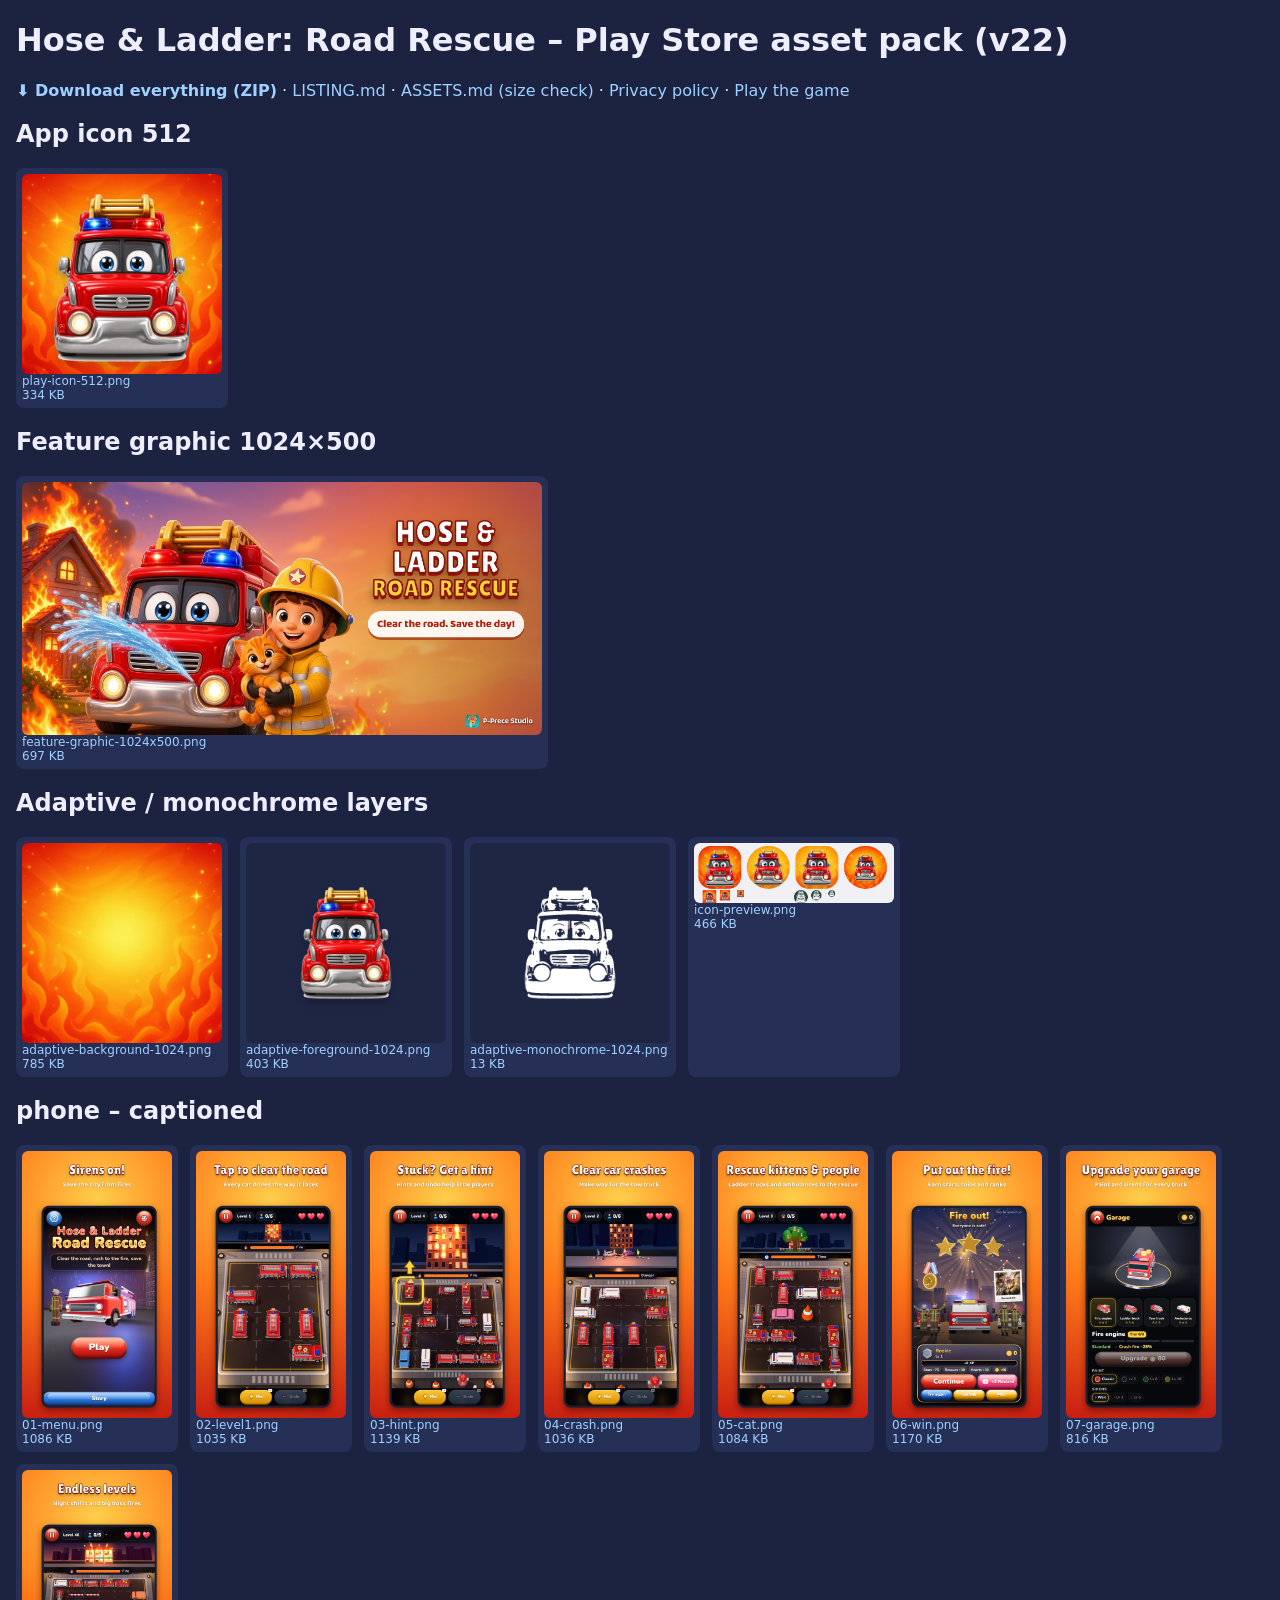
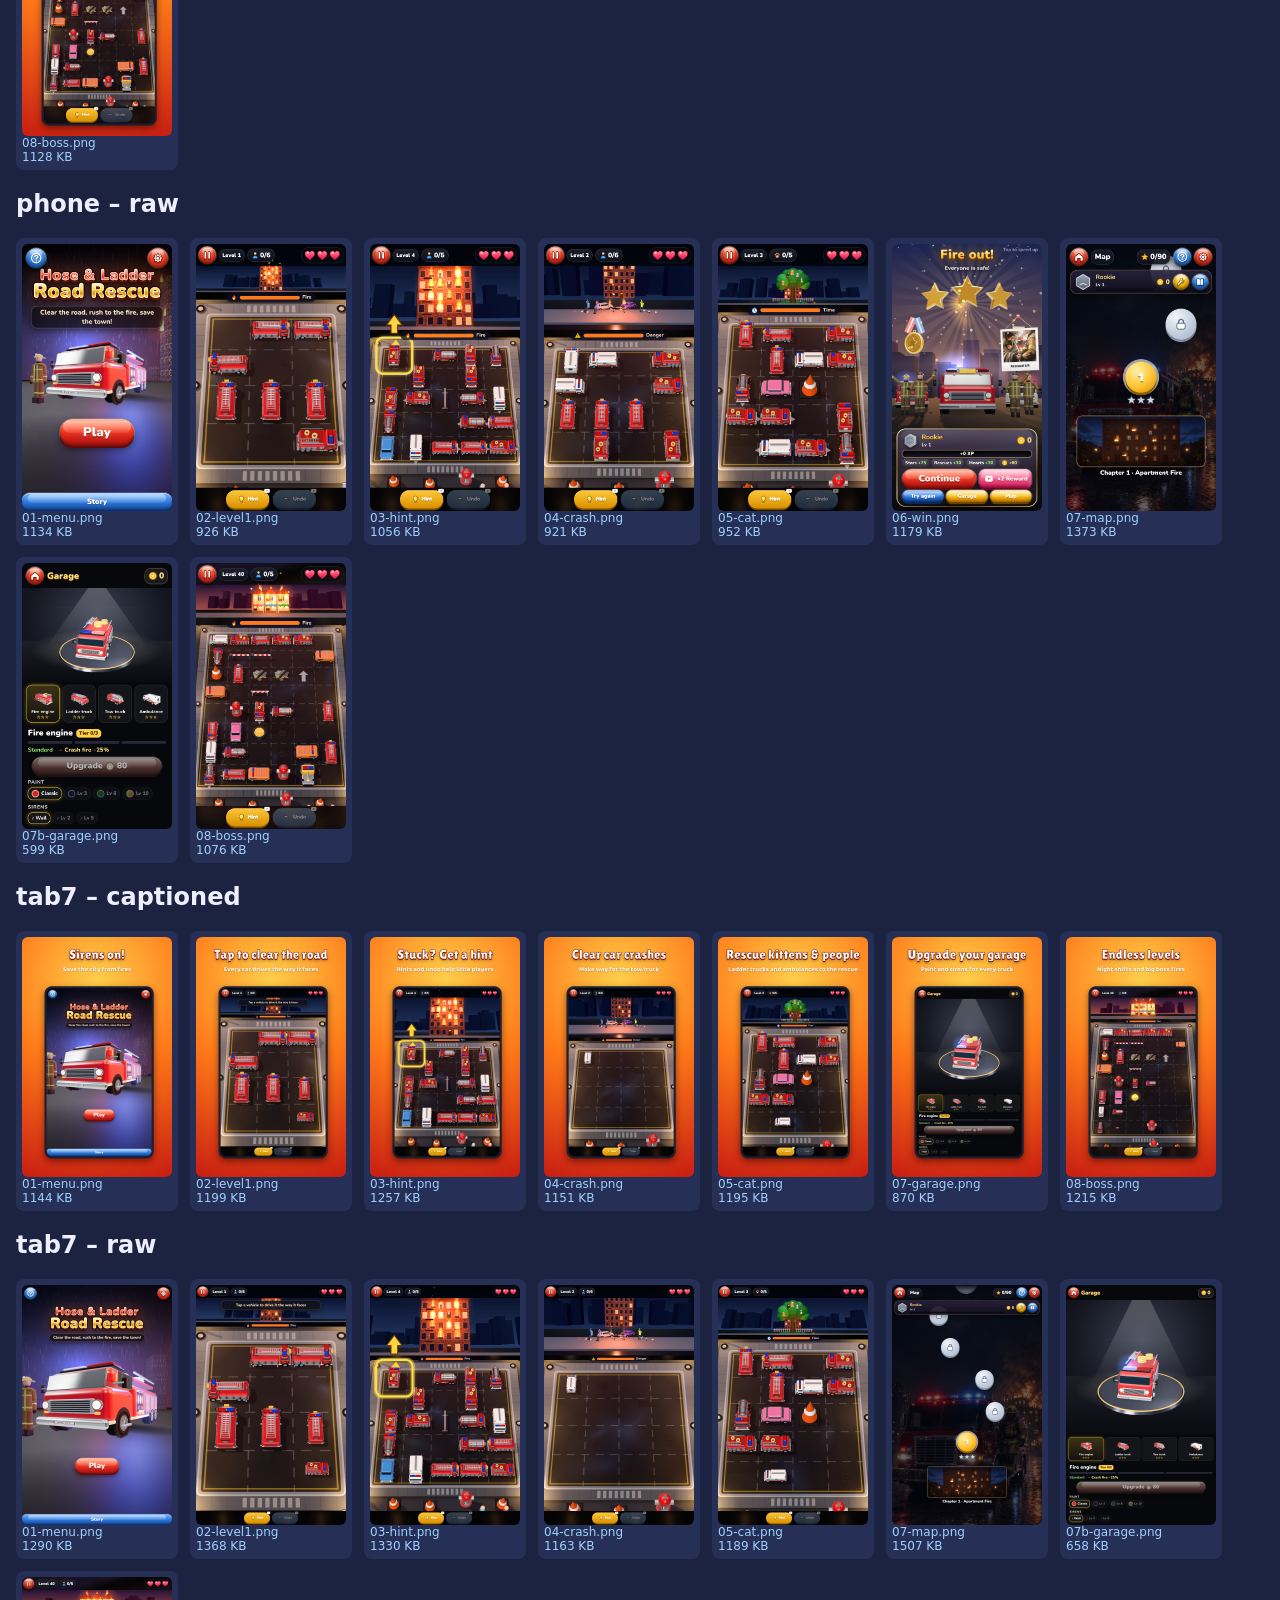
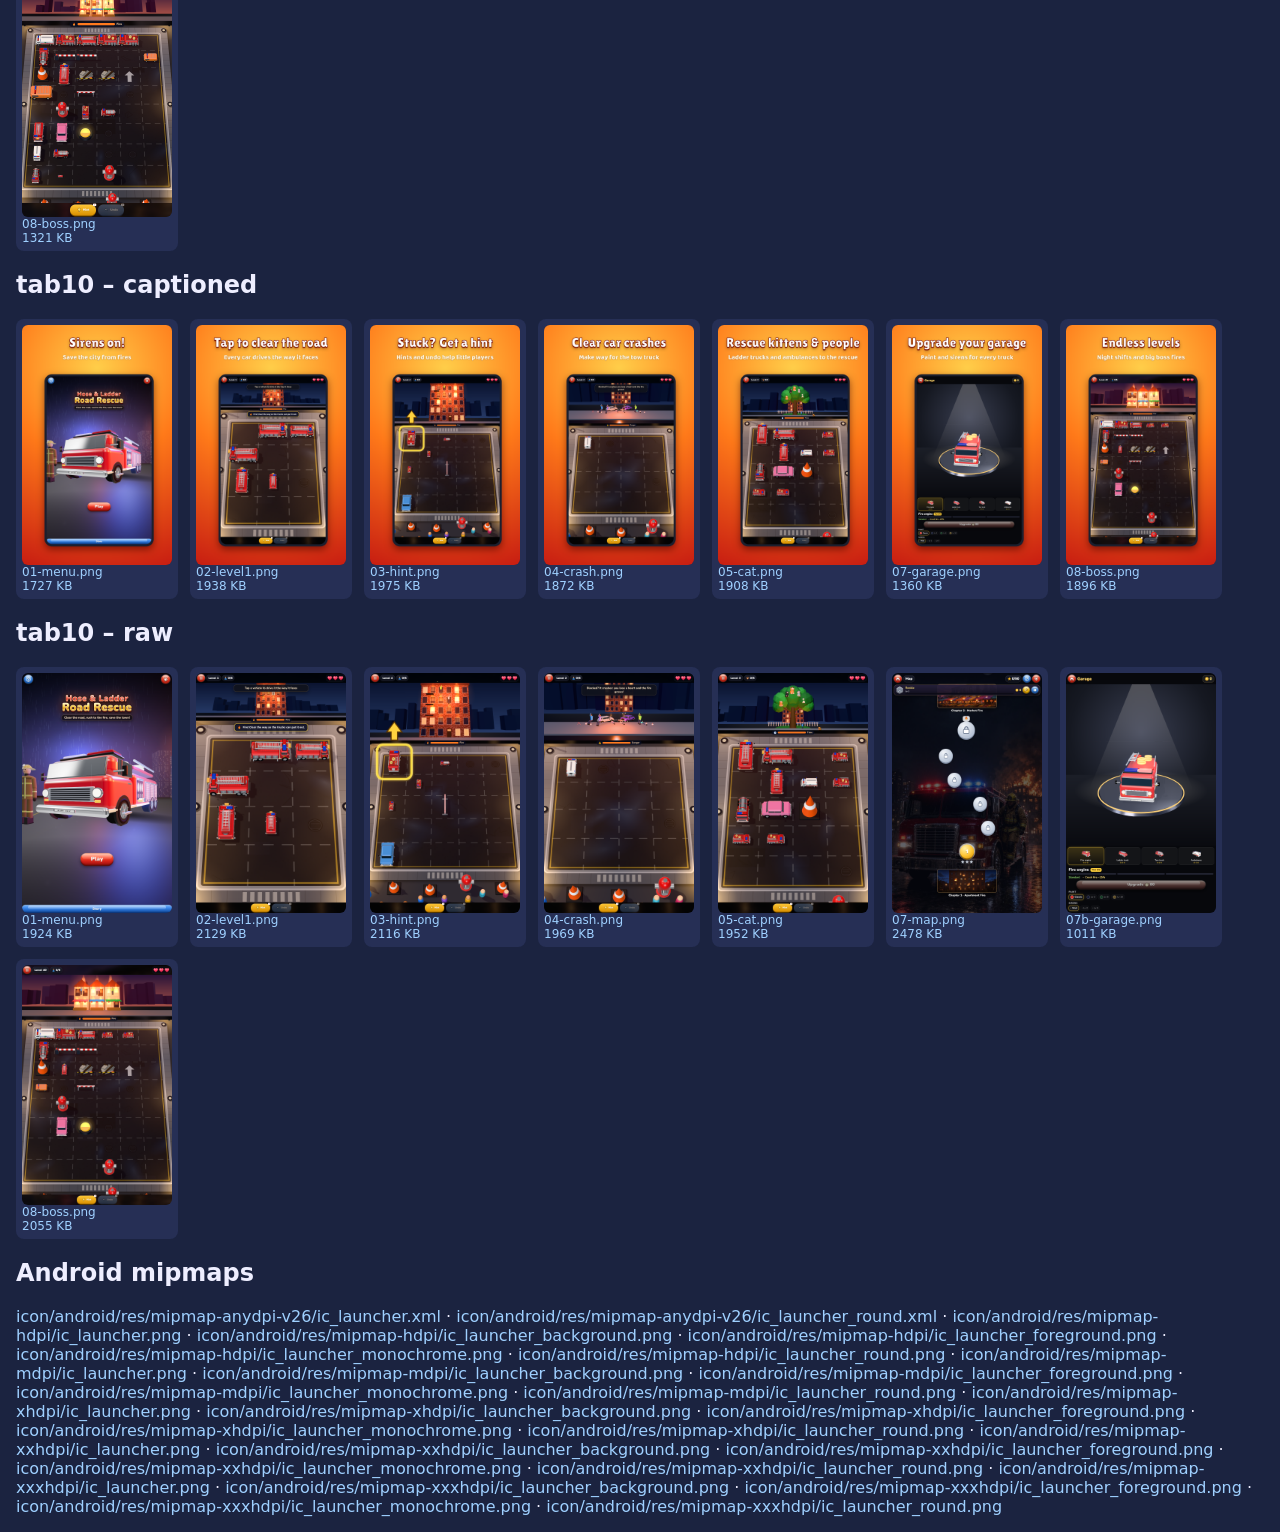
<file: store/index.html>
<!doctype html><meta charset=utf-8><meta name=viewport content="width=device-width,initial-scale=1"><title>Hose &amp; Ladder: Road Rescue – Play Store assets</title><style>body{font-family:system-ui;background:#1b2340;color:#eef;margin:16px}a{color:#9fd0ff;text-decoration:none}.g{display:flex;flex-wrap:wrap;gap:12px}.g a{display:flex;flex-direction:column;font-size:12px;background:#262f55;padding:6px;border-radius:8px}img{border-radius:6px;background:#0003}</style><h1>Hose &amp; Ladder: Road Rescue – Play Store asset pack (v22)</h1><p><b><a href="firetruck-rescue-store-assets.zip">⬇ Download everything (ZIP)</a></b> · <a href="LISTING.md">LISTING.md</a> · <a href="ASSETS.md">ASSETS.md (size check)</a> · <a href="../privacy.html">Privacy policy</a> · <a href="../">Play the game</a></p><h2>App icon 512</h2><div class=g><a href="icon/play-icon-512.png" download><img src="icon/play-icon-512.png" loading=lazy style="width:200px"><span>play-icon-512.png<br>334 KB</span></a></div><h2>Feature graphic 1024×500</h2><div class=g><a href="feature/feature-graphic-1024x500.png" download><img src="feature/feature-graphic-1024x500.png" loading=lazy style="width:520px"><span>feature-graphic-1024x500.png<br>697 KB</span></a></div><h2>Adaptive / monochrome layers</h2><div class=g><a href="icon/adaptive-background-1024.png" download><img src="icon/adaptive-background-1024.png" loading=lazy style="width:200px"><span>adaptive-background-1024.png<br>785 KB</span></a><a href="icon/adaptive-foreground-1024.png" download><img src="icon/adaptive-foreground-1024.png" loading=lazy style="width:200px"><span>adaptive-foreground-1024.png<br>403 KB</span></a><a href="icon/adaptive-monochrome-1024.png" download><img src="icon/adaptive-monochrome-1024.png" loading=lazy style="width:200px"><span>adaptive-monochrome-1024.png<br>13 KB</span></a><a href="icon/icon-preview.png" download><img src="icon/icon-preview.png" loading=lazy style="width:200px"><span>icon-preview.png<br>466 KB</span></a></div><h2>phone – captioned</h2><div class=g><a href="screenshots/phone/captioned/01-menu.png" download><img src="screenshots/phone/captioned/01-menu.png" loading=lazy style="width:150px"><span>01-menu.png<br>1086 KB</span></a><a href="screenshots/phone/captioned/02-level1.png" download><img src="screenshots/phone/captioned/02-level1.png" loading=lazy style="width:150px"><span>02-level1.png<br>1035 KB</span></a><a href="screenshots/phone/captioned/03-hint.png" download><img src="screenshots/phone/captioned/03-hint.png" loading=lazy style="width:150px"><span>03-hint.png<br>1139 KB</span></a><a href="screenshots/phone/captioned/04-crash.png" download><img src="screenshots/phone/captioned/04-crash.png" loading=lazy style="width:150px"><span>04-crash.png<br>1036 KB</span></a><a href="screenshots/phone/captioned/05-cat.png" download><img src="screenshots/phone/captioned/05-cat.png" loading=lazy style="width:150px"><span>05-cat.png<br>1084 KB</span></a><a href="screenshots/phone/captioned/06-win.png" download><img src="screenshots/phone/captioned/06-win.png" loading=lazy style="width:150px"><span>06-win.png<br>1170 KB</span></a><a href="screenshots/phone/captioned/07-garage.png" download><img src="screenshots/phone/captioned/07-garage.png" loading=lazy style="width:150px"><span>07-garage.png<br>816 KB</span></a><a href="screenshots/phone/captioned/08-boss.png" download><img src="screenshots/phone/captioned/08-boss.png" loading=lazy style="width:150px"><span>08-boss.png<br>1128 KB</span></a></div><h2>phone – raw</h2><div class=g><a href="screenshots/phone/raw/01-menu.png" download><img src="screenshots/phone/raw/01-menu.png" loading=lazy style="width:150px"><span>01-menu.png<br>1134 KB</span></a><a href="screenshots/phone/raw/02-level1.png" download><img src="screenshots/phone/raw/02-level1.png" loading=lazy style="width:150px"><span>02-level1.png<br>926 KB</span></a><a href="screenshots/phone/raw/03-hint.png" download><img src="screenshots/phone/raw/03-hint.png" loading=lazy style="width:150px"><span>03-hint.png<br>1056 KB</span></a><a href="screenshots/phone/raw/04-crash.png" download><img src="screenshots/phone/raw/04-crash.png" loading=lazy style="width:150px"><span>04-crash.png<br>921 KB</span></a><a href="screenshots/phone/raw/05-cat.png" download><img src="screenshots/phone/raw/05-cat.png" loading=lazy style="width:150px"><span>05-cat.png<br>952 KB</span></a><a href="screenshots/phone/raw/06-win.png" download><img src="screenshots/phone/raw/06-win.png" loading=lazy style="width:150px"><span>06-win.png<br>1179 KB</span></a><a href="screenshots/phone/raw/07-map.png" download><img src="screenshots/phone/raw/07-map.png" loading=lazy style="width:150px"><span>07-map.png<br>1373 KB</span></a><a href="screenshots/phone/raw/07b-garage.png" download><img src="screenshots/phone/raw/07b-garage.png" loading=lazy style="width:150px"><span>07b-garage.png<br>599 KB</span></a><a href="screenshots/phone/raw/08-boss.png" download><img src="screenshots/phone/raw/08-boss.png" loading=lazy style="width:150px"><span>08-boss.png<br>1076 KB</span></a></div><h2>tab7 – captioned</h2><div class=g><a href="screenshots/tab7/captioned/01-menu.png" download><img src="screenshots/tab7/captioned/01-menu.png" loading=lazy style="width:150px"><span>01-menu.png<br>1144 KB</span></a><a href="screenshots/tab7/captioned/02-level1.png" download><img src="screenshots/tab7/captioned/02-level1.png" loading=lazy style="width:150px"><span>02-level1.png<br>1199 KB</span></a><a href="screenshots/tab7/captioned/03-hint.png" download><img src="screenshots/tab7/captioned/03-hint.png" loading=lazy style="width:150px"><span>03-hint.png<br>1257 KB</span></a><a href="screenshots/tab7/captioned/04-crash.png" download><img src="screenshots/tab7/captioned/04-crash.png" loading=lazy style="width:150px"><span>04-crash.png<br>1151 KB</span></a><a href="screenshots/tab7/captioned/05-cat.png" download><img src="screenshots/tab7/captioned/05-cat.png" loading=lazy style="width:150px"><span>05-cat.png<br>1195 KB</span></a><a href="screenshots/tab7/captioned/07-garage.png" download><img src="screenshots/tab7/captioned/07-garage.png" loading=lazy style="width:150px"><span>07-garage.png<br>870 KB</span></a><a href="screenshots/tab7/captioned/08-boss.png" download><img src="screenshots/tab7/captioned/08-boss.png" loading=lazy style="width:150px"><span>08-boss.png<br>1215 KB</span></a></div><h2>tab7 – raw</h2><div class=g><a href="screenshots/tab7/raw/01-menu.png" download><img src="screenshots/tab7/raw/01-menu.png" loading=lazy style="width:150px"><span>01-menu.png<br>1290 KB</span></a><a href="screenshots/tab7/raw/02-level1.png" download><img src="screenshots/tab7/raw/02-level1.png" loading=lazy style="width:150px"><span>02-level1.png<br>1368 KB</span></a><a href="screenshots/tab7/raw/03-hint.png" download><img src="screenshots/tab7/raw/03-hint.png" loading=lazy style="width:150px"><span>03-hint.png<br>1330 KB</span></a><a href="screenshots/tab7/raw/04-crash.png" download><img src="screenshots/tab7/raw/04-crash.png" loading=lazy style="width:150px"><span>04-crash.png<br>1163 KB</span></a><a href="screenshots/tab7/raw/05-cat.png" download><img src="screenshots/tab7/raw/05-cat.png" loading=lazy style="width:150px"><span>05-cat.png<br>1189 KB</span></a><a href="screenshots/tab7/raw/07-map.png" download><img src="screenshots/tab7/raw/07-map.png" loading=lazy style="width:150px"><span>07-map.png<br>1507 KB</span></a><a href="screenshots/tab7/raw/07b-garage.png" download><img src="screenshots/tab7/raw/07b-garage.png" loading=lazy style="width:150px"><span>07b-garage.png<br>658 KB</span></a><a href="screenshots/tab7/raw/08-boss.png" download><img src="screenshots/tab7/raw/08-boss.png" loading=lazy style="width:150px"><span>08-boss.png<br>1321 KB</span></a></div><h2>tab10 – captioned</h2><div class=g><a href="screenshots/tab10/captioned/01-menu.png" download><img src="screenshots/tab10/captioned/01-menu.png" loading=lazy style="width:150px"><span>01-menu.png<br>1727 KB</span></a><a href="screenshots/tab10/captioned/02-level1.png" download><img src="screenshots/tab10/captioned/02-level1.png" loading=lazy style="width:150px"><span>02-level1.png<br>1938 KB</span></a><a href="screenshots/tab10/captioned/03-hint.png" download><img src="screenshots/tab10/captioned/03-hint.png" loading=lazy style="width:150px"><span>03-hint.png<br>1975 KB</span></a><a href="screenshots/tab10/captioned/04-crash.png" download><img src="screenshots/tab10/captioned/04-crash.png" loading=lazy style="width:150px"><span>04-crash.png<br>1872 KB</span></a><a href="screenshots/tab10/captioned/05-cat.png" download><img src="screenshots/tab10/captioned/05-cat.png" loading=lazy style="width:150px"><span>05-cat.png<br>1908 KB</span></a><a href="screenshots/tab10/captioned/07-garage.png" download><img src="screenshots/tab10/captioned/07-garage.png" loading=lazy style="width:150px"><span>07-garage.png<br>1360 KB</span></a><a href="screenshots/tab10/captioned/08-boss.png" download><img src="screenshots/tab10/captioned/08-boss.png" loading=lazy style="width:150px"><span>08-boss.png<br>1896 KB</span></a></div><h2>tab10 – raw</h2><div class=g><a href="screenshots/tab10/raw/01-menu.png" download><img src="screenshots/tab10/raw/01-menu.png" loading=lazy style="width:150px"><span>01-menu.png<br>1924 KB</span></a><a href="screenshots/tab10/raw/02-level1.png" download><img src="screenshots/tab10/raw/02-level1.png" loading=lazy style="width:150px"><span>02-level1.png<br>2129 KB</span></a><a href="screenshots/tab10/raw/03-hint.png" download><img src="screenshots/tab10/raw/03-hint.png" loading=lazy style="width:150px"><span>03-hint.png<br>2116 KB</span></a><a href="screenshots/tab10/raw/04-crash.png" download><img src="screenshots/tab10/raw/04-crash.png" loading=lazy style="width:150px"><span>04-crash.png<br>1969 KB</span></a><a href="screenshots/tab10/raw/05-cat.png" download><img src="screenshots/tab10/raw/05-cat.png" loading=lazy style="width:150px"><span>05-cat.png<br>1952 KB</span></a><a href="screenshots/tab10/raw/07-map.png" download><img src="screenshots/tab10/raw/07-map.png" loading=lazy style="width:150px"><span>07-map.png<br>2478 KB</span></a><a href="screenshots/tab10/raw/07b-garage.png" download><img src="screenshots/tab10/raw/07b-garage.png" loading=lazy style="width:150px"><span>07b-garage.png<br>1011 KB</span></a><a href="screenshots/tab10/raw/08-boss.png" download><img src="screenshots/tab10/raw/08-boss.png" loading=lazy style="width:150px"><span>08-boss.png<br>2055 KB</span></a></div><h2>Android mipmaps</h2><p><a href="icon/android/res/mipmap-anydpi-v26/ic_launcher.xml">icon/android/res/mipmap-anydpi-v26/ic_launcher.xml</a> · <a href="icon/android/res/mipmap-anydpi-v26/ic_launcher_round.xml">icon/android/res/mipmap-anydpi-v26/ic_launcher_round.xml</a> · <a href="icon/android/res/mipmap-hdpi/ic_launcher.png">icon/android/res/mipmap-hdpi/ic_launcher.png</a> · <a href="icon/android/res/mipmap-hdpi/ic_launcher_background.png">icon/android/res/mipmap-hdpi/ic_launcher_background.png</a> · <a href="icon/android/res/mipmap-hdpi/ic_launcher_foreground.png">icon/android/res/mipmap-hdpi/ic_launcher_foreground.png</a> · <a href="icon/android/res/mipmap-hdpi/ic_launcher_monochrome.png">icon/android/res/mipmap-hdpi/ic_launcher_monochrome.png</a> · <a href="icon/android/res/mipmap-hdpi/ic_launcher_round.png">icon/android/res/mipmap-hdpi/ic_launcher_round.png</a> · <a href="icon/android/res/mipmap-mdpi/ic_launcher.png">icon/android/res/mipmap-mdpi/ic_launcher.png</a> · <a href="icon/android/res/mipmap-mdpi/ic_launcher_background.png">icon/android/res/mipmap-mdpi/ic_launcher_background.png</a> · <a href="icon/android/res/mipmap-mdpi/ic_launcher_foreground.png">icon/android/res/mipmap-mdpi/ic_launcher_foreground.png</a> · <a href="icon/android/res/mipmap-mdpi/ic_launcher_monochrome.png">icon/android/res/mipmap-mdpi/ic_launcher_monochrome.png</a> · <a href="icon/android/res/mipmap-mdpi/ic_launcher_round.png">icon/android/res/mipmap-mdpi/ic_launcher_round.png</a> · <a href="icon/android/res/mipmap-xhdpi/ic_launcher.png">icon/android/res/mipmap-xhdpi/ic_launcher.png</a> · <a href="icon/android/res/mipmap-xhdpi/ic_launcher_background.png">icon/android/res/mipmap-xhdpi/ic_launcher_background.png</a> · <a href="icon/android/res/mipmap-xhdpi/ic_launcher_foreground.png">icon/android/res/mipmap-xhdpi/ic_launcher_foreground.png</a> · <a href="icon/android/res/mipmap-xhdpi/ic_launcher_monochrome.png">icon/android/res/mipmap-xhdpi/ic_launcher_monochrome.png</a> · <a href="icon/android/res/mipmap-xhdpi/ic_launcher_round.png">icon/android/res/mipmap-xhdpi/ic_launcher_round.png</a> · <a href="icon/android/res/mipmap-xxhdpi/ic_launcher.png">icon/android/res/mipmap-xxhdpi/ic_launcher.png</a> · <a href="icon/android/res/mipmap-xxhdpi/ic_launcher_background.png">icon/android/res/mipmap-xxhdpi/ic_launcher_background.png</a> · <a href="icon/android/res/mipmap-xxhdpi/ic_launcher_foreground.png">icon/android/res/mipmap-xxhdpi/ic_launcher_foreground.png</a> · <a href="icon/android/res/mipmap-xxhdpi/ic_launcher_monochrome.png">icon/android/res/mipmap-xxhdpi/ic_launcher_monochrome.png</a> · <a href="icon/android/res/mipmap-xxhdpi/ic_launcher_round.png">icon/android/res/mipmap-xxhdpi/ic_launcher_round.png</a> · <a href="icon/android/res/mipmap-xxxhdpi/ic_launcher.png">icon/android/res/mipmap-xxxhdpi/ic_launcher.png</a> · <a href="icon/android/res/mipmap-xxxhdpi/ic_launcher_background.png">icon/android/res/mipmap-xxxhdpi/ic_launcher_background.png</a> · <a href="icon/android/res/mipmap-xxxhdpi/ic_launcher_foreground.png">icon/android/res/mipmap-xxxhdpi/ic_launcher_foreground.png</a> · <a href="icon/android/res/mipmap-xxxhdpi/ic_launcher_monochrome.png">icon/android/res/mipmap-xxxhdpi/ic_launcher_monochrome.png</a> · <a href="icon/android/res/mipmap-xxxhdpi/ic_launcher_round.png">icon/android/res/mipmap-xxxhdpi/ic_launcher_round.png</a></p>
</file>
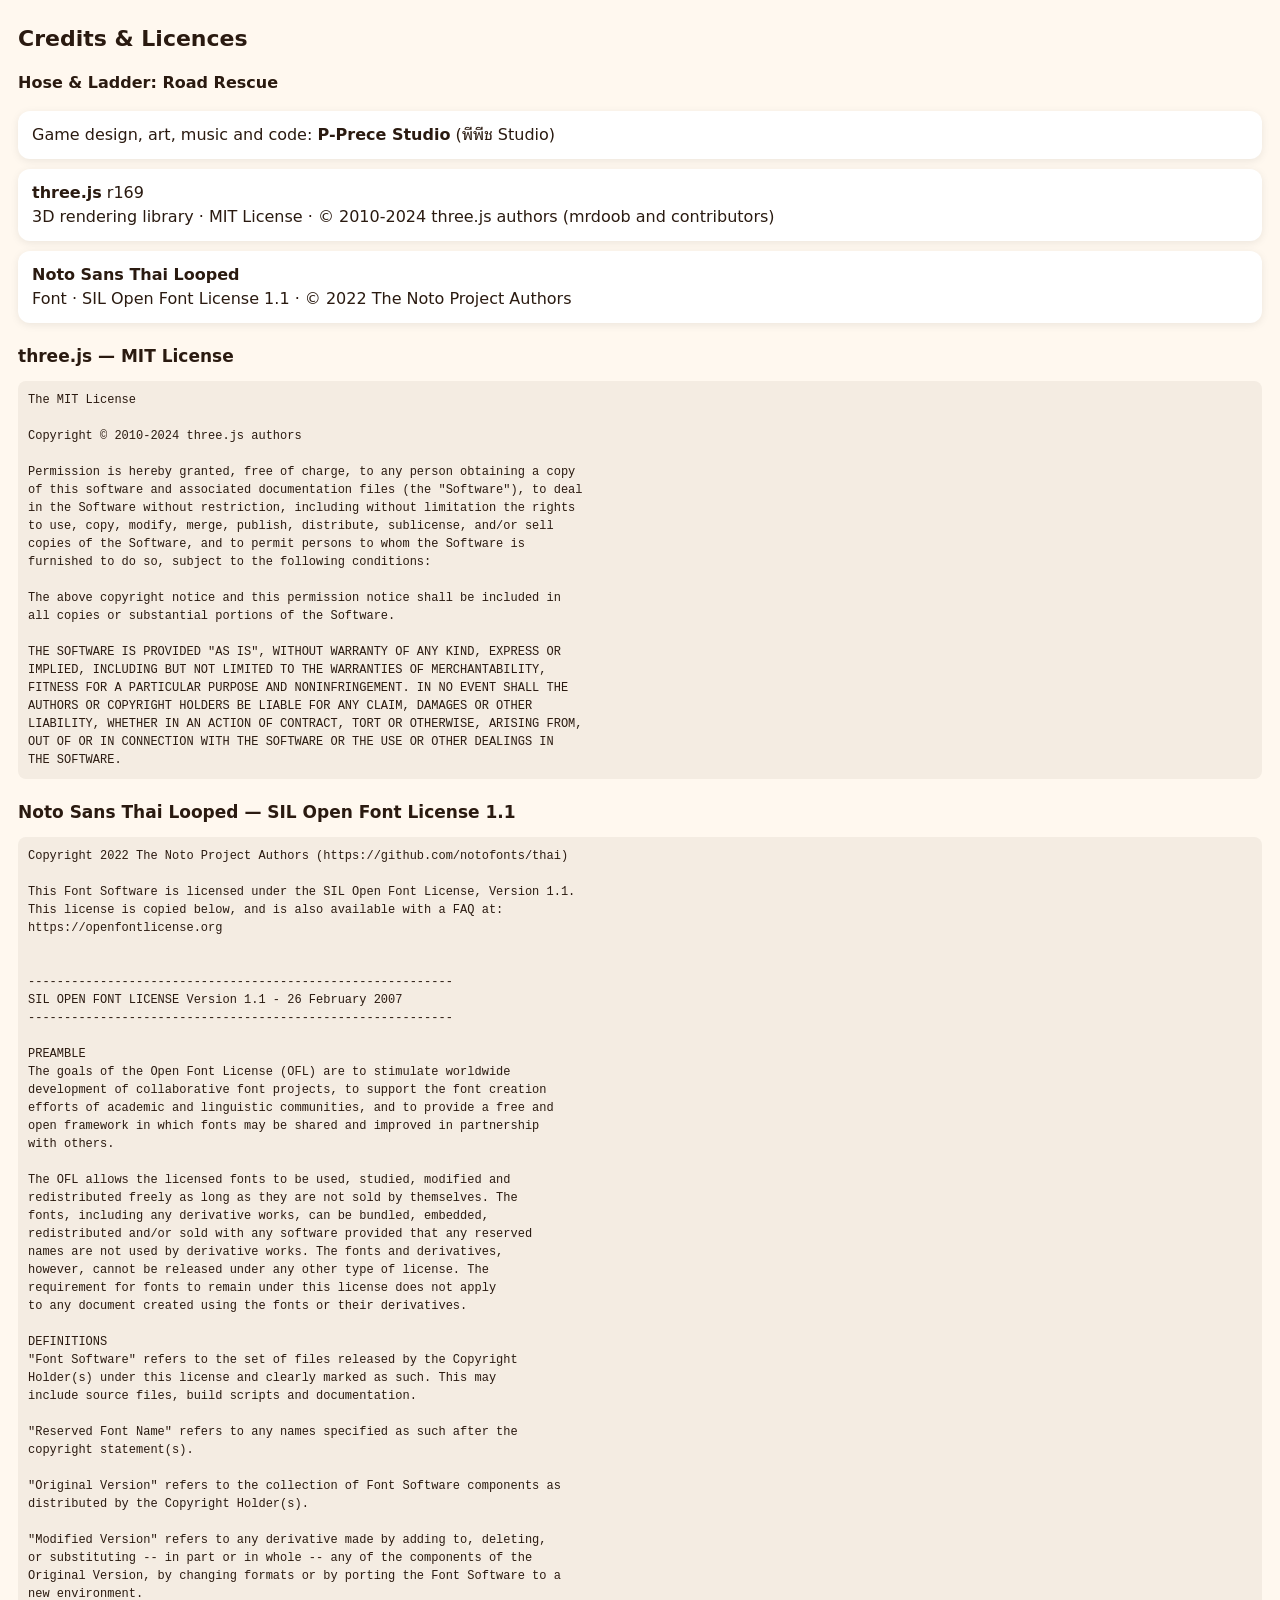
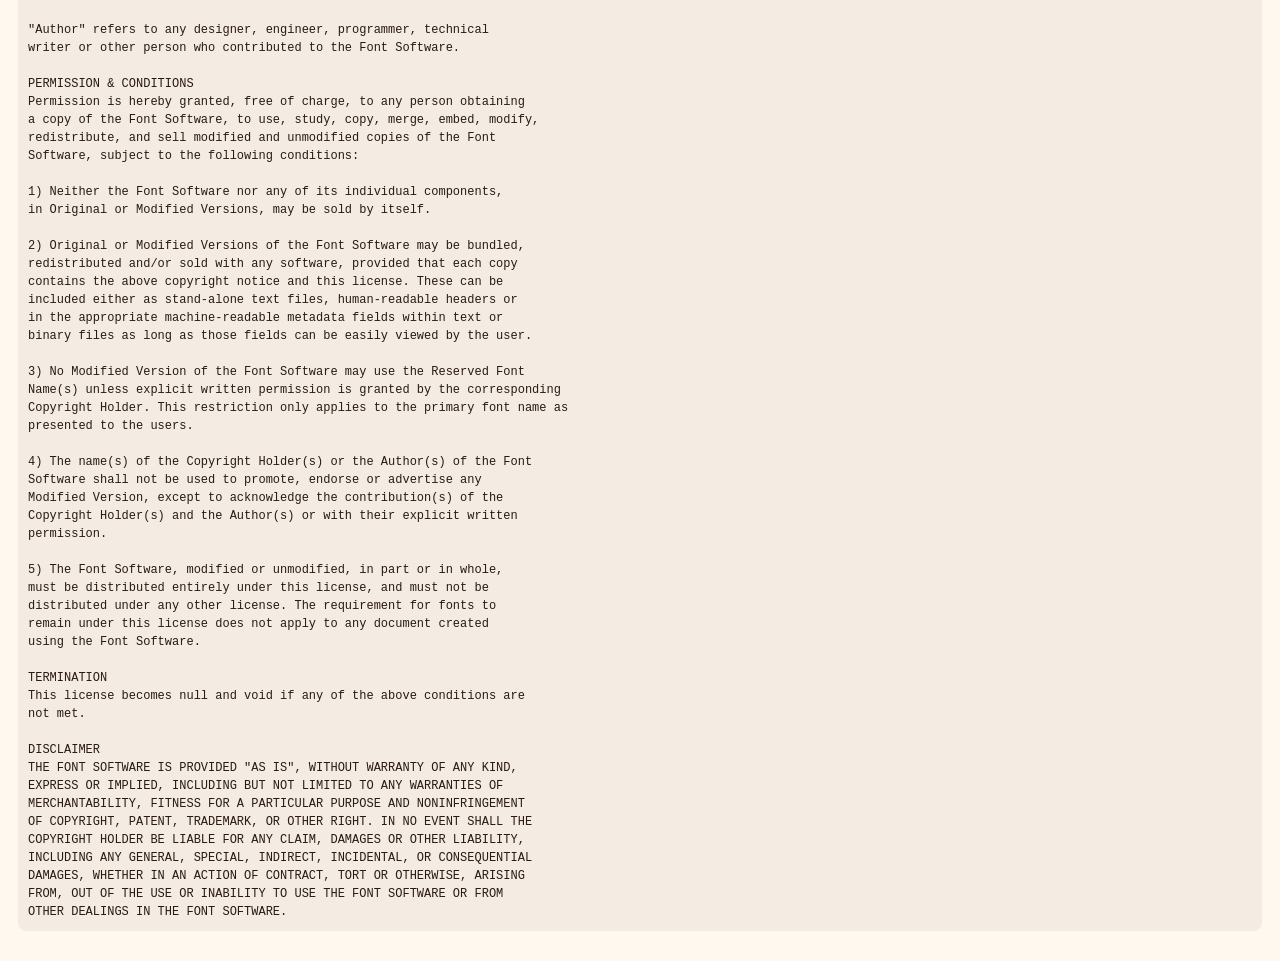
<file: licenses.html>
<!doctype html><html lang="en"><head><meta charset="utf-8"><meta name="viewport" content="width=device-width,initial-scale=1">
<title>Credits &amp; Licences — Hose &amp; Ladder: Road Rescue</title>
<style>@font-face{font-family:GameFont;src:url(fonts/NotoSansThaiLooped.ttf);unicode-range:U+0E00-0E7F}
body{font-family:GameFont,system-ui,sans-serif;margin:0;padding:18px;background:#fff8ef;color:#2a1a10;line-height:1.5}
h1{font-size:22px;margin:.2em 0}h2{font-size:17px;margin:1.2em 0 .3em}.c{background:#fff;border-radius:12px;padding:12px 14px;box-shadow:0 2px 8px rgba(0,0,0,.08);margin:10px 0}
pre{white-space:pre-wrap;word-wrap:break-word;font-size:12px;background:#f4ece2;padding:10px;border-radius:8px}.th{display:none}body.lth .th{display:block}body.lth .en{display:none}
body.embed{padding:12px;background:transparent}body.embed h1{display:none}</style></head><body>
<div class="en"><h1>Credits &amp; Licences</h1><p><b>Hose &amp; Ladder: Road Rescue</b></p></div>
<div class="th"><h1>เครดิตและสัญญาอนุญาต</h1><p><b>Hose &amp; Ladder: Road Rescue</b></p></div>
<div class="c"><div class="en">Game design, art, music and code: <b>P-Prece Studio</b> (พีพีช Studio)</div><div class="th">ออกแบบเกม ภาพ ดนตรี และโค้ด: <b>P-Prece Studio</b> (พีพีช Studio)</div></div>
<div class="c"><b>three.js</b> r169<div class="en">3D rendering library · MIT License · © 2010-2024 three.js authors (mrdoob and contributors)</div><div class="th">ไลบรารีกราฟิก 3 มิติ · สัญญาอนุญาต MIT · © 2010-2024 three.js authors (mrdoob และผู้ร่วมพัฒนา)</div></div>
<div class="c"><b>Noto Sans Thai Looped</b><div class="en">Font · SIL Open Font License 1.1 · © 2022 The Noto Project Authors</div><div class="th">ฟอนต์ · สัญญาอนุญาต SIL Open Font License 1.1 · © 2022 The Noto Project Authors</div></div>
<h2>three.js — MIT License</h2><pre>The MIT License

Copyright © 2010-2024 three.js authors

Permission is hereby granted, free of charge, to any person obtaining a copy
of this software and associated documentation files (the &quot;Software&quot;), to deal
in the Software without restriction, including without limitation the rights
to use, copy, modify, merge, publish, distribute, sublicense, and/or sell
copies of the Software, and to permit persons to whom the Software is
furnished to do so, subject to the following conditions:

The above copyright notice and this permission notice shall be included in
all copies or substantial portions of the Software.

THE SOFTWARE IS PROVIDED &quot;AS IS&quot;, WITHOUT WARRANTY OF ANY KIND, EXPRESS OR
IMPLIED, INCLUDING BUT NOT LIMITED TO THE WARRANTIES OF MERCHANTABILITY,
FITNESS FOR A PARTICULAR PURPOSE AND NONINFRINGEMENT. IN NO EVENT SHALL THE
AUTHORS OR COPYRIGHT HOLDERS BE LIABLE FOR ANY CLAIM, DAMAGES OR OTHER
LIABILITY, WHETHER IN AN ACTION OF CONTRACT, TORT OR OTHERWISE, ARISING FROM,
OUT OF OR IN CONNECTION WITH THE SOFTWARE OR THE USE OR OTHER DEALINGS IN
THE SOFTWARE.
</pre>
<h2>Noto Sans Thai Looped — SIL Open Font License 1.1</h2><pre>Copyright 2022 The Noto Project Authors (https://github.com/notofonts/thai)

This Font Software is licensed under the SIL Open Font License, Version 1.1.
This license is copied below, and is also available with a FAQ at:
https://openfontlicense.org


-----------------------------------------------------------
SIL OPEN FONT LICENSE Version 1.1 - 26 February 2007
-----------------------------------------------------------

PREAMBLE
The goals of the Open Font License (OFL) are to stimulate worldwide
development of collaborative font projects, to support the font creation
efforts of academic and linguistic communities, and to provide a free and
open framework in which fonts may be shared and improved in partnership
with others.

The OFL allows the licensed fonts to be used, studied, modified and
redistributed freely as long as they are not sold by themselves. The
fonts, including any derivative works, can be bundled, embedded, 
redistributed and/or sold with any software provided that any reserved
names are not used by derivative works. The fonts and derivatives,
however, cannot be released under any other type of license. The
requirement for fonts to remain under this license does not apply
to any document created using the fonts or their derivatives.

DEFINITIONS
&quot;Font Software&quot; refers to the set of files released by the Copyright
Holder(s) under this license and clearly marked as such. This may
include source files, build scripts and documentation.

&quot;Reserved Font Name&quot; refers to any names specified as such after the
copyright statement(s).

&quot;Original Version&quot; refers to the collection of Font Software components as
distributed by the Copyright Holder(s).

&quot;Modified Version&quot; refers to any derivative made by adding to, deleting,
or substituting -- in part or in whole -- any of the components of the
Original Version, by changing formats or by porting the Font Software to a
new environment.

&quot;Author&quot; refers to any designer, engineer, programmer, technical
writer or other person who contributed to the Font Software.

PERMISSION &amp; CONDITIONS
Permission is hereby granted, free of charge, to any person obtaining
a copy of the Font Software, to use, study, copy, merge, embed, modify,
redistribute, and sell modified and unmodified copies of the Font
Software, subject to the following conditions:

1) Neither the Font Software nor any of its individual components,
in Original or Modified Versions, may be sold by itself.

2) Original or Modified Versions of the Font Software may be bundled,
redistributed and/or sold with any software, provided that each copy
contains the above copyright notice and this license. These can be
included either as stand-alone text files, human-readable headers or
in the appropriate machine-readable metadata fields within text or
binary files as long as those fields can be easily viewed by the user.

3) No Modified Version of the Font Software may use the Reserved Font
Name(s) unless explicit written permission is granted by the corresponding
Copyright Holder. This restriction only applies to the primary font name as
presented to the users.

4) The name(s) of the Copyright Holder(s) or the Author(s) of the Font
Software shall not be used to promote, endorse or advertise any
Modified Version, except to acknowledge the contribution(s) of the
Copyright Holder(s) and the Author(s) or with their explicit written
permission.

5) The Font Software, modified or unmodified, in part or in whole,
must be distributed entirely under this license, and must not be
distributed under any other license. The requirement for fonts to
remain under this license does not apply to any document created
using the Font Software.

TERMINATION
This license becomes null and void if any of the above conditions are
not met.

DISCLAIMER
THE FONT SOFTWARE IS PROVIDED &quot;AS IS&quot;, WITHOUT WARRANTY OF ANY KIND,
EXPRESS OR IMPLIED, INCLUDING BUT NOT LIMITED TO ANY WARRANTIES OF
MERCHANTABILITY, FITNESS FOR A PARTICULAR PURPOSE AND NONINFRINGEMENT
OF COPYRIGHT, PATENT, TRADEMARK, OR OTHER RIGHT. IN NO EVENT SHALL THE
COPYRIGHT HOLDER BE LIABLE FOR ANY CLAIM, DAMAGES OR OTHER LIABILITY,
INCLUDING ANY GENERAL, SPECIAL, INDIRECT, INCIDENTAL, OR CONSEQUENTIAL
DAMAGES, WHETHER IN AN ACTION OF CONTRACT, TORT OR OTHERWISE, ARISING
FROM, OUT OF THE USE OR INABILITY TO USE THE FONT SOFTWARE OR FROM
OTHER DEALINGS IN THE FONT SOFTWARE.
</pre>
<script>var q=new URLSearchParams(location.search);if((q.get('lang')||navigator.language||'').slice(0,2)==='th')document.body.classList.add('lth');if(q.get('embed'))document.body.classList.add('embed');</script>
</body></html>
</file>
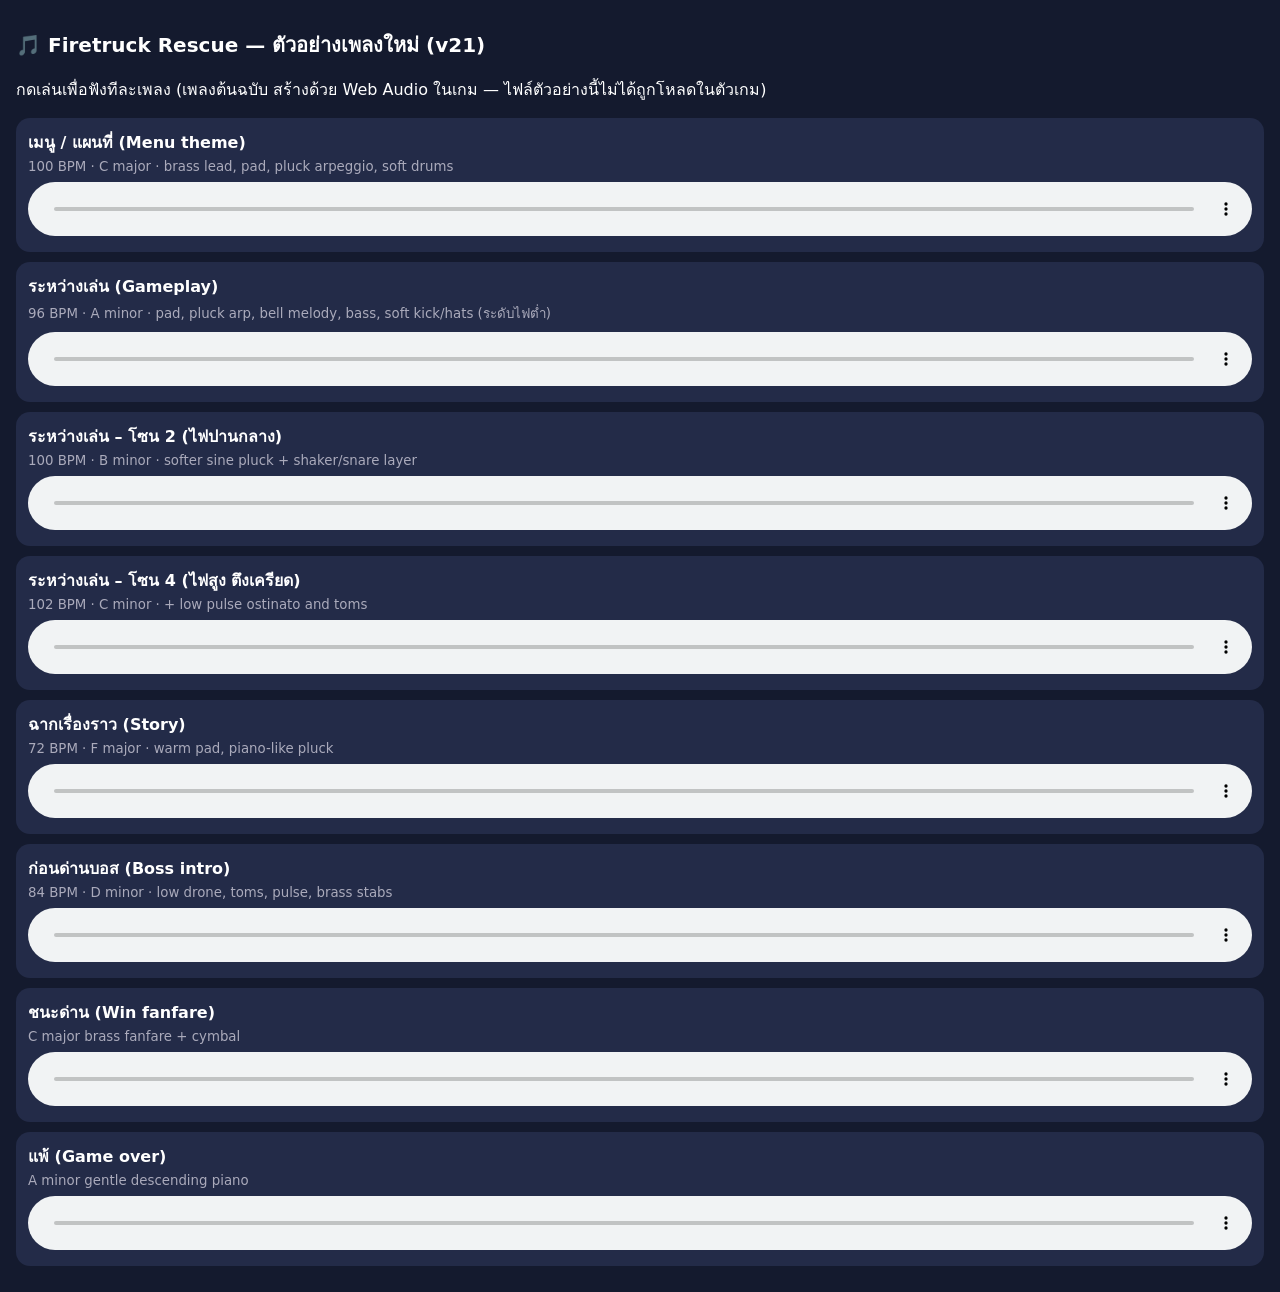
<file: music-preview.html>
<!doctype html><html lang="th"><head><meta charset="utf-8"><meta name="viewport" content="width=device-width,initial-scale=1"><title>Firetruck Rescue – Music preview v21</title>
<style>body{font:16px system-ui,sans-serif;background:#141a2e;color:#fff;margin:0;padding:16px}h1{font-size:20px}.t{background:#232b48;border-radius:14px;padding:12px;margin:10px 0}.t b{display:block;margin-bottom:4px}.t small{color:#aab;display:block;margin-bottom:8px}audio{width:100%}</style></head><body>
<h1>🎵 Firetruck Rescue — ตัวอย่างเพลงใหม่ (v21)</h1><p>กดเล่นเพื่อฟังทีละเพลง (เพลงต้นฉบับ สร้างด้วย Web Audio ในเกม — ไฟล์ตัวอย่างนี้ไม่ได้ถูกโหลดในตัวเกม)</p>
<div class="t"><b>เมนู / แผนที่ (Menu theme)</b><small>100 BPM · C major · brass lead, pad, pluck arpeggio, soft drums</small><audio controls preload="none" src="music-preview/menu.mp3"></audio></div>
<div class="t"><b>ระหว่างเล่น (Gameplay)</b><small>96 BPM · A minor · pad, pluck arp, bell melody, bass, soft kick/hats (ระดับไฟต่ำ)</small><audio controls preload="none" src="music-preview/game.mp3"></audio></div>
<div class="t"><b>ระหว่างเล่น – โซน 2 (ไฟปานกลาง)</b><small>100 BPM · B minor · softer sine pluck + shaker/snare layer</small><audio controls preload="none" src="music-preview/game-zone2.mp3"></audio></div>
<div class="t"><b>ระหว่างเล่น – โซน 4 (ไฟสูง ตึงเครียด)</b><small>102 BPM · C minor · + low pulse ostinato and toms</small><audio controls preload="none" src="music-preview/game-zone4.mp3"></audio></div>
<div class="t"><b>ฉากเรื่องราว (Story)</b><small>72 BPM · F major · warm pad, piano-like pluck</small><audio controls preload="none" src="music-preview/story.mp3"></audio></div>
<div class="t"><b>ก่อนด่านบอส (Boss intro)</b><small>84 BPM · D minor · low drone, toms, pulse, brass stabs</small><audio controls preload="none" src="music-preview/boss.mp3"></audio></div>
<div class="t"><b>ชนะด่าน (Win fanfare)</b><small>C major brass fanfare + cymbal</small><audio controls preload="none" src="music-preview/win.mp3"></audio></div>
<div class="t"><b>แพ้ (Game over)</b><small>A minor gentle descending piano</small><audio controls preload="none" src="music-preview/lose.mp3"></audio></div>
</body></html>
</file>
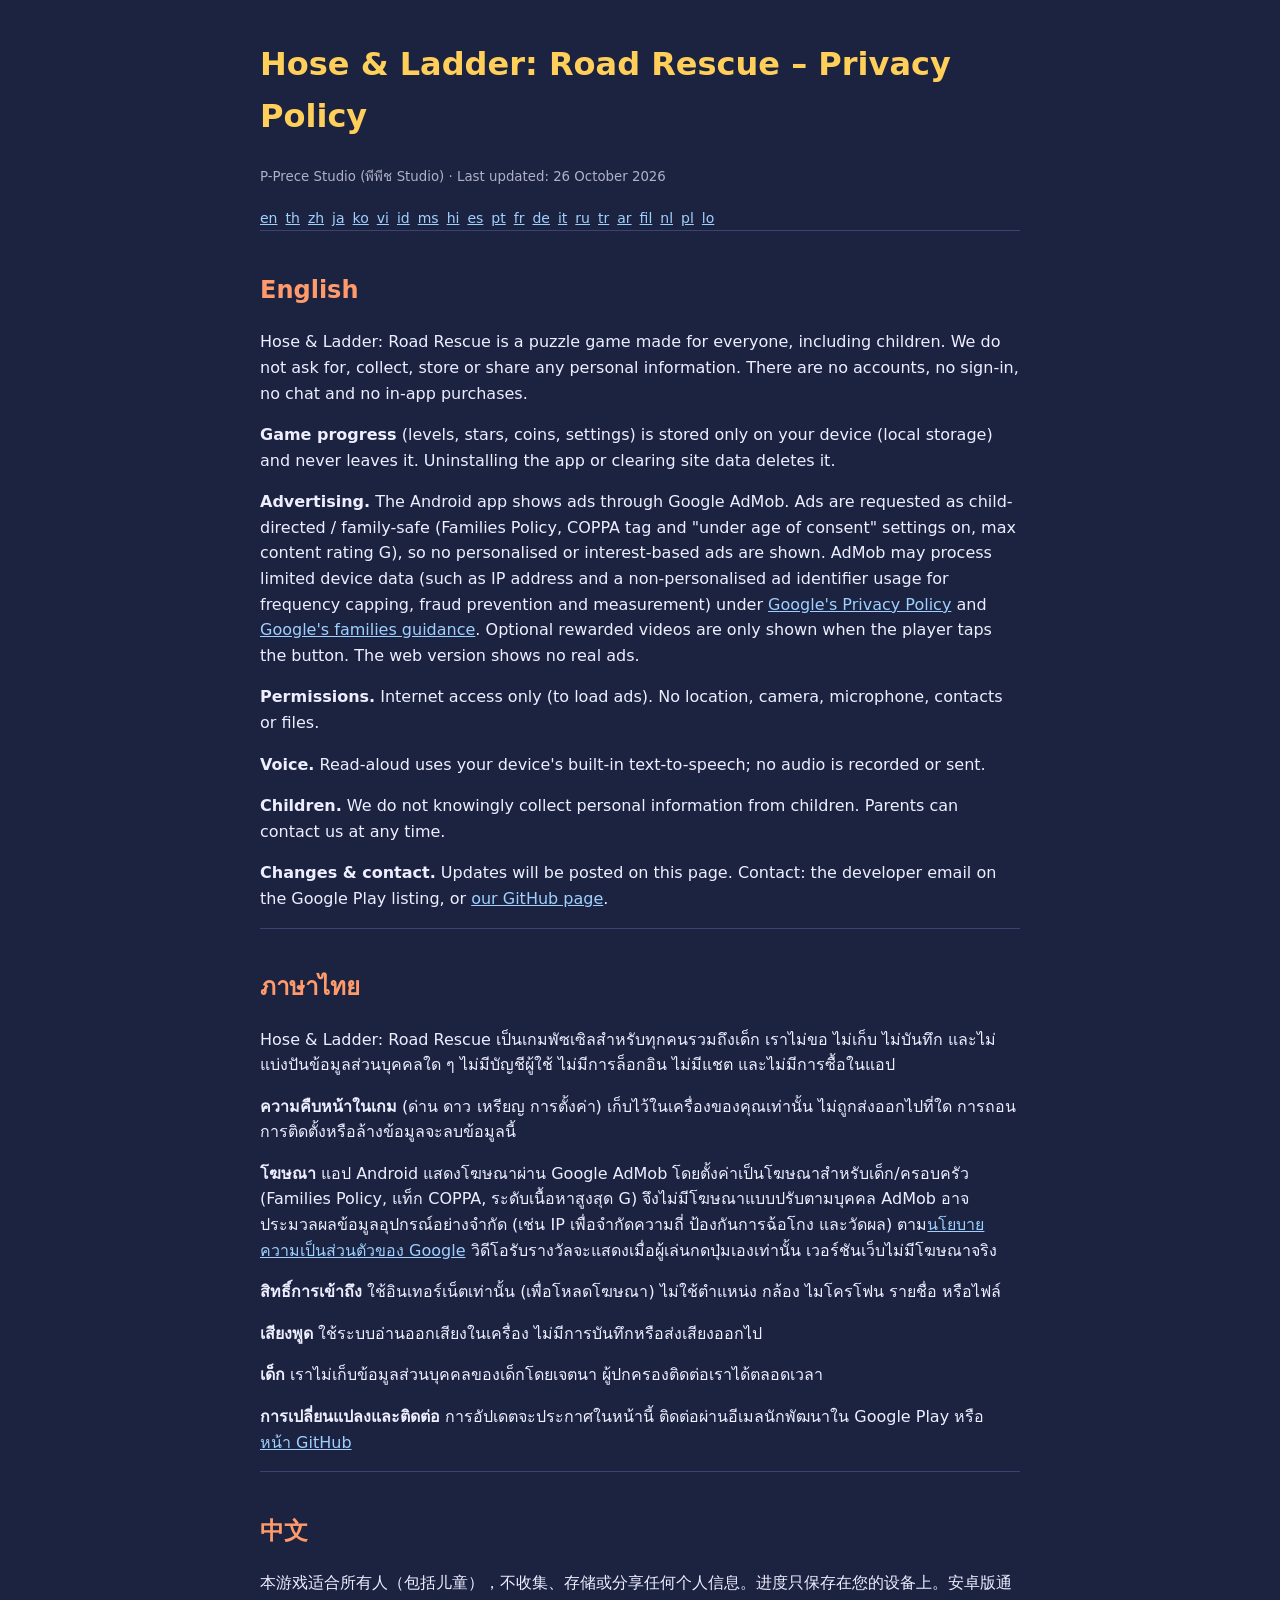
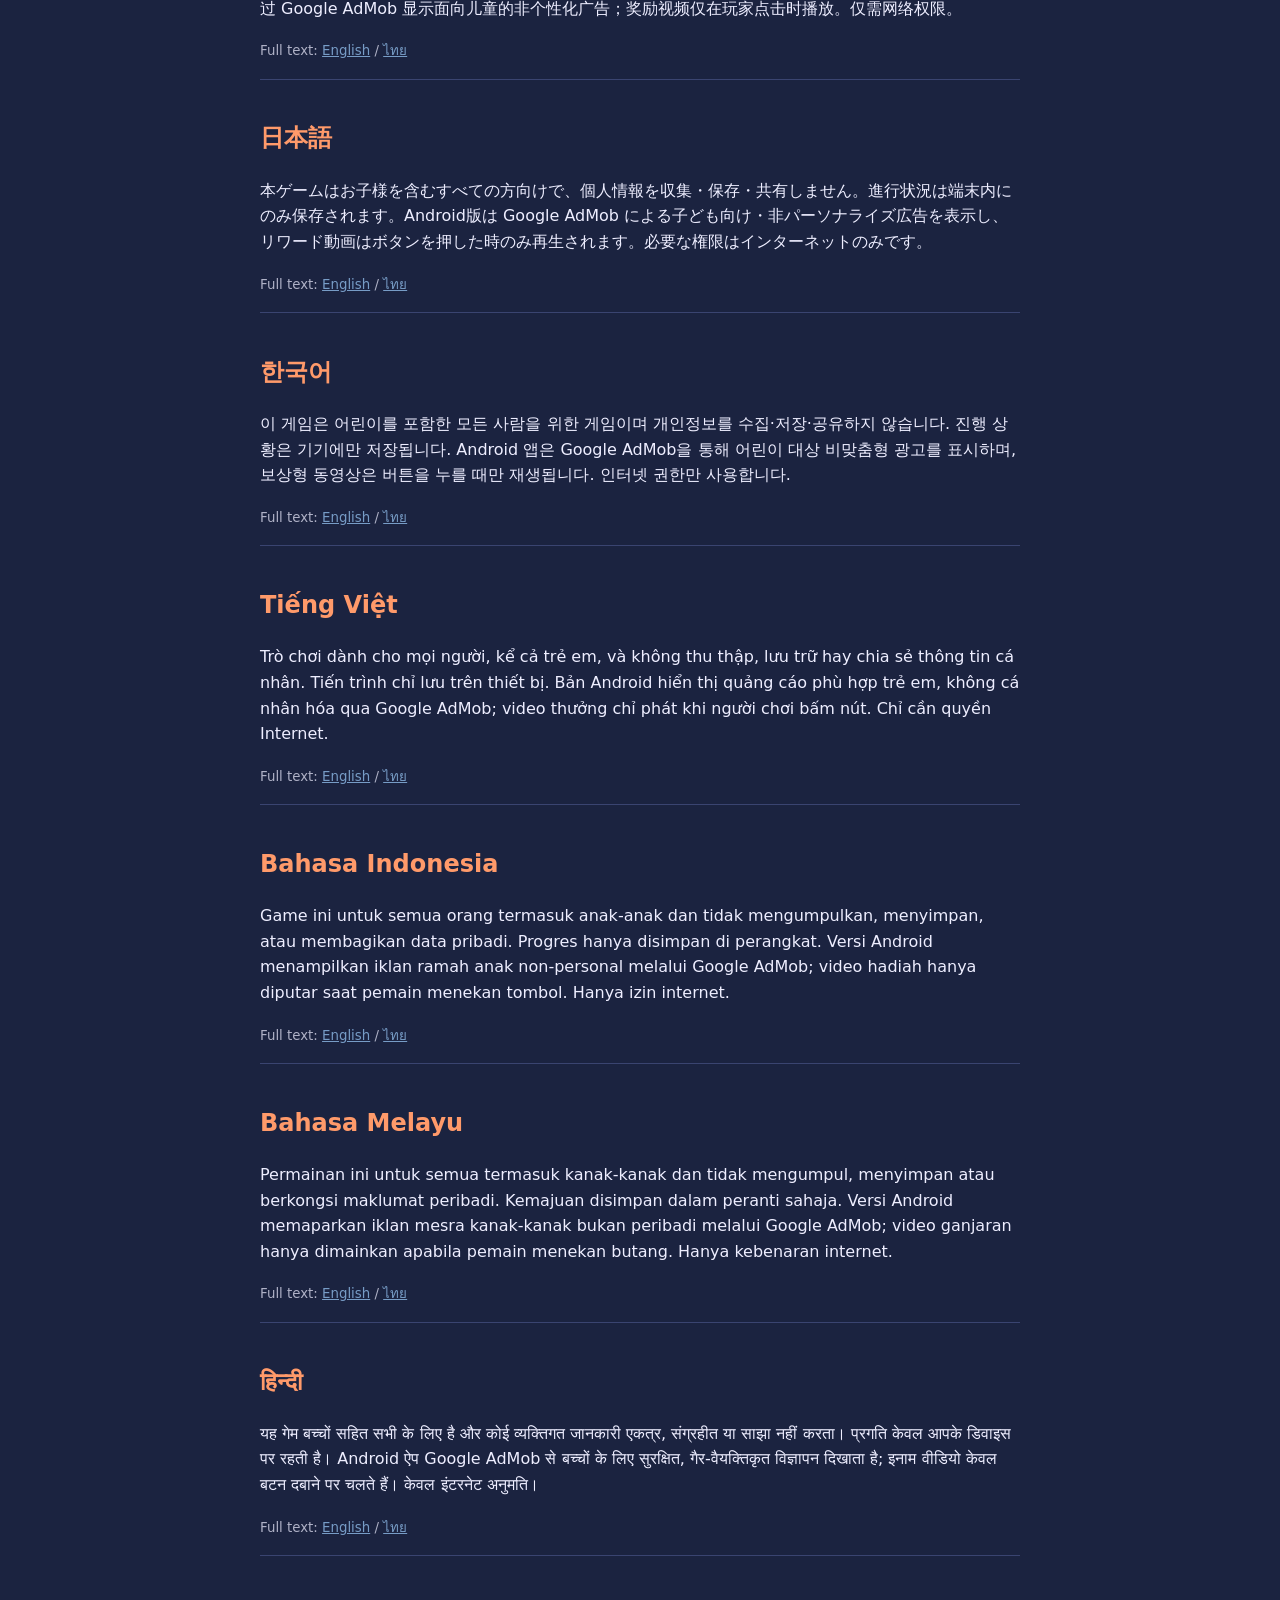
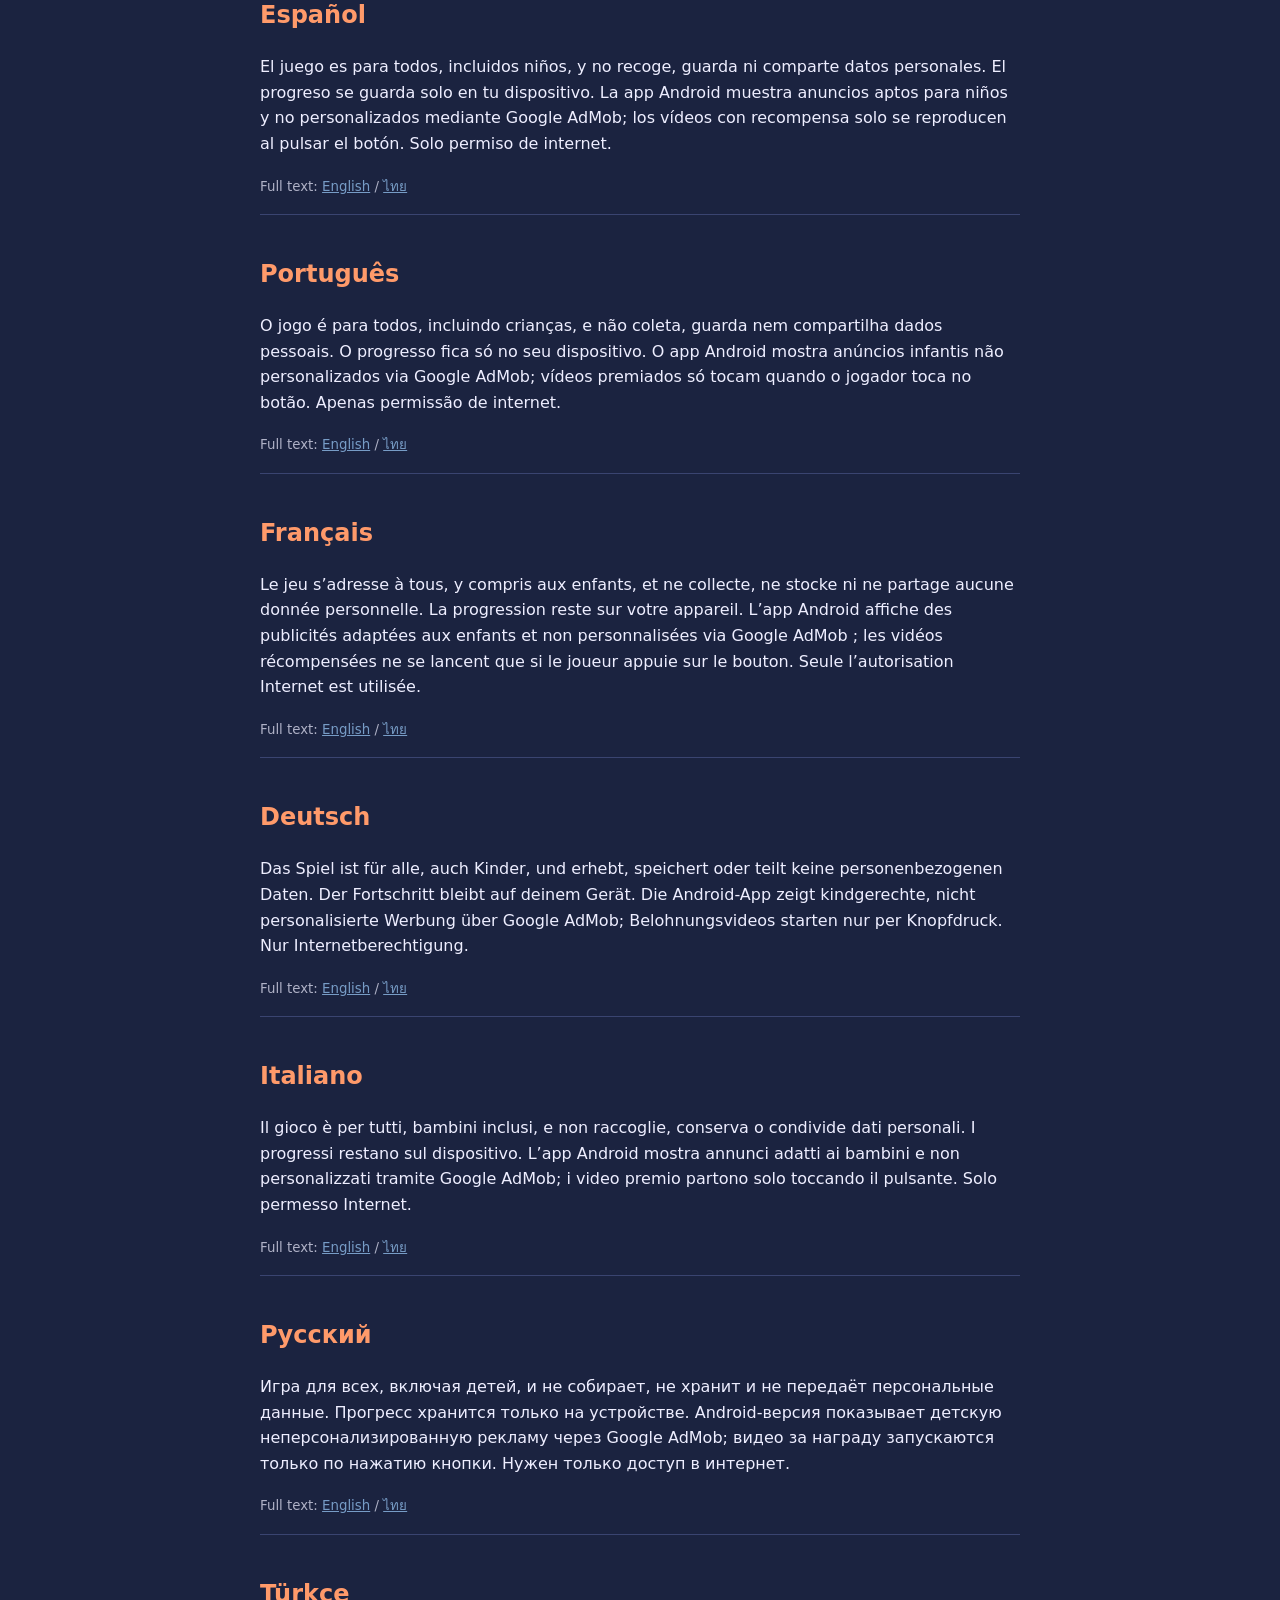
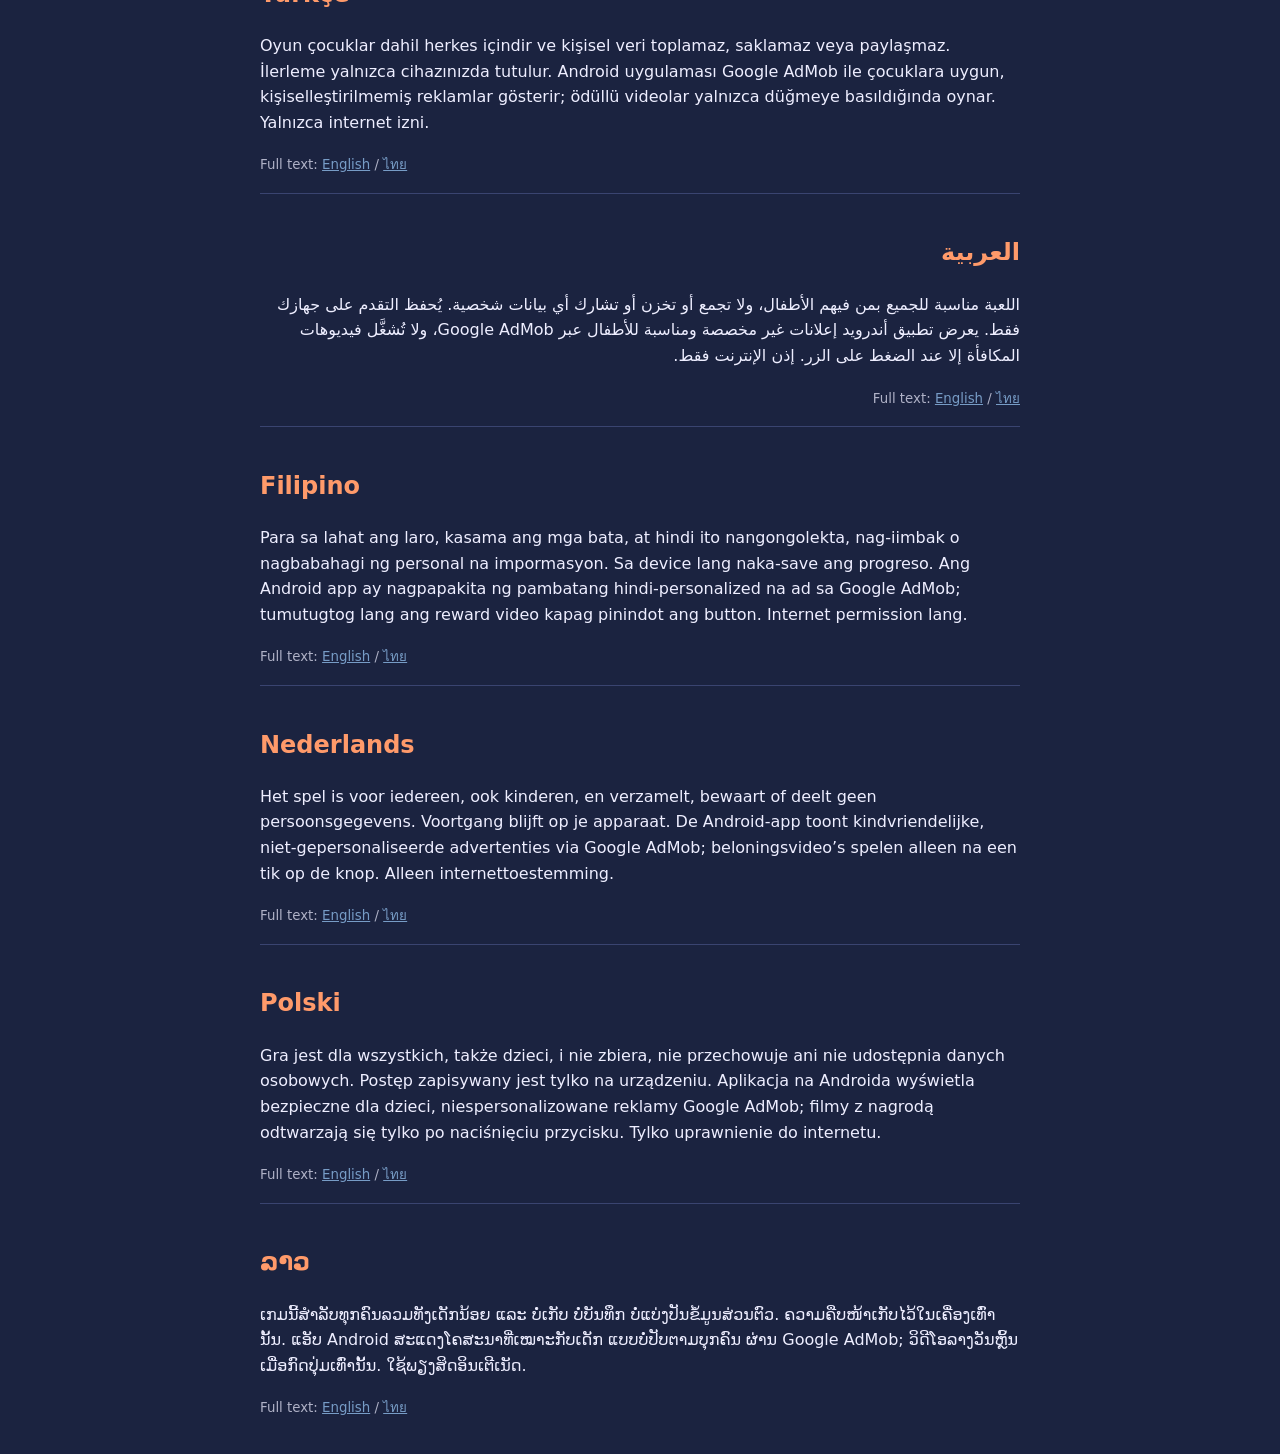
<file: privacy.html>
<!doctype html><html lang="en"><head><meta charset="utf-8"><meta name="viewport" content="width=device-width,initial-scale=1"><title>Privacy Policy – Hose &amp; Ladder: Road Rescue</title>
<style>body{font-family:system-ui,'Noto Sans Thai',sans-serif;max-width:760px;margin:0 auto;padding:18px;line-height:1.6;background:#1b2340;color:#eef}h1{color:#ffcf5a}h2{color:#ff9a6a;margin-top:1.4em}a{color:#9fd0ff}nav a{margin-right:8px;font-size:14px}section{border-top:1px solid #3a4470;padding-top:6px}small{opacity:.7}</style></head><body>
<h1>Hose &amp; Ladder: Road Rescue – Privacy Policy</h1><p><small>P-Prece Studio (พีพีช Studio) · Last updated: 26 October 2026</small></p>
<nav id="nav"></nav>
<section id="en" lang="en"><h2>English</h2>
<p>Hose &amp; Ladder: Road Rescue is a puzzle game made for everyone, including children. We do not ask for, collect, store or share any personal information. There are no accounts, no sign-in, no chat and no in-app purchases.</p>
<p><b>Game progress</b> (levels, stars, coins, settings) is stored only on your device (local storage) and never leaves it. Uninstalling the app or clearing site data deletes it.</p>
<p><b>Advertising.</b> The Android app shows ads through Google AdMob. Ads are requested as child-directed / family-safe (Families Policy, COPPA tag and "under age of consent" settings on, max content rating G), so no personalised or interest-based ads are shown. AdMob may process limited device data (such as IP address and a non-personalised ad identifier usage for frequency capping, fraud prevention and measurement) under <a href="https://policies.google.com/privacy">Google's Privacy Policy</a> and <a href="https://support.google.com/admob/answer/6223431">Google's families guidance</a>. Optional rewarded videos are only shown when the player taps the button. The web version shows no real ads.</p>
<p><b>Permissions.</b> Internet access only (to load ads). No location, camera, microphone, contacts or files.</p>
<p><b>Voice.</b> Read-aloud uses your device's built-in text-to-speech; no audio is recorded or sent.</p>
<p><b>Children.</b> We do not knowingly collect personal information from children. Parents can contact us at any time.</p>
<p><b>Changes & contact.</b> Updates will be posted on this page. Contact: the developer email on the Google Play listing, or <a href="https://github.com/pawineenueangnin-oss/firetruck-rescue/issues">our GitHub page</a>.</p></section>
<section id="th" lang="th"><h2>ภาษาไทย</h2>
<p>Hose &amp; Ladder: Road Rescue เป็นเกมพัซเซิลสำหรับทุกคนรวมถึงเด็ก เราไม่ขอ ไม่เก็บ ไม่บันทึก และไม่แบ่งปันข้อมูลส่วนบุคคลใด ๆ ไม่มีบัญชีผู้ใช้ ไม่มีการล็อกอิน ไม่มีแชต และไม่มีการซื้อในแอป</p>
<p><b>ความคืบหน้าในเกม</b> (ด่าน ดาว เหรียญ การตั้งค่า) เก็บไว้ในเครื่องของคุณเท่านั้น ไม่ถูกส่งออกไปที่ใด การถอนการติดตั้งหรือล้างข้อมูลจะลบข้อมูลนี้</p>
<p><b>โฆษณา</b> แอป Android แสดงโฆษณาผ่าน Google AdMob โดยตั้งค่าเป็นโฆษณาสำหรับเด็ก/ครอบครัว (Families Policy, แท็ก COPPA, ระดับเนื้อหาสูงสุด G) จึงไม่มีโฆษณาแบบปรับตามบุคคล AdMob อาจประมวลผลข้อมูลอุปกรณ์อย่างจำกัด (เช่น IP เพื่อจำกัดความถี่ ป้องกันการฉ้อโกง และวัดผล) ตาม<a href="https://policies.google.com/privacy?hl=th">นโยบายความเป็นส่วนตัวของ Google</a> วิดีโอรับรางวัลจะแสดงเมื่อผู้เล่นกดปุ่มเองเท่านั้น เวอร์ชันเว็บไม่มีโฆษณาจริง</p>
<p><b>สิทธิ์การเข้าถึง</b> ใช้อินเทอร์เน็ตเท่านั้น (เพื่อโหลดโฆษณา) ไม่ใช้ตำแหน่ง กล้อง ไมโครโฟน รายชื่อ หรือไฟล์</p>
<p><b>เสียงพูด</b> ใช้ระบบอ่านออกเสียงในเครื่อง ไม่มีการบันทึกหรือส่งเสียงออกไป</p>
<p><b>เด็ก</b> เราไม่เก็บข้อมูลส่วนบุคคลของเด็กโดยเจตนา ผู้ปกครองติดต่อเราได้ตลอดเวลา</p>
<p><b>การเปลี่ยนแปลงและติดต่อ</b> การอัปเดตจะประกาศในหน้านี้ ติดต่อผ่านอีเมลนักพัฒนาใน Google Play หรือ <a href="https://github.com/pawineenueangnin-oss/firetruck-rescue/issues">หน้า GitHub</a></p></section>
<div id="more"></div>
<script>
const S={zh:['中文','本游戏适合所有人（包括儿童），不收集、存储或分享任何个人信息。进度只保存在您的设备上。安卓版通过 Google AdMob 显示面向儿童的非个性化广告；奖励视频仅在玩家点击时播放。仅需网络权限。'],
ja:['日本語','本ゲームはお子様を含むすべての方向けで、個人情報を収集・保存・共有しません。進行状況は端末内にのみ保存されます。Android版は Google AdMob による子ども向け・非パーソナライズ広告を表示し、リワード動画はボタンを押した時のみ再生されます。必要な権限はインターネットのみです。'],
ko:['한국어','이 게임은 어린이를 포함한 모든 사람을 위한 게임이며 개인정보를 수집·저장·공유하지 않습니다. 진행 상황은 기기에만 저장됩니다. Android 앱은 Google AdMob을 통해 어린이 대상 비맞춤형 광고를 표시하며, 보상형 동영상은 버튼을 누를 때만 재생됩니다. 인터넷 권한만 사용합니다.'],
vi:['Tiếng Việt','Trò chơi dành cho mọi người, kể cả trẻ em, và không thu thập, lưu trữ hay chia sẻ thông tin cá nhân. Tiến trình chỉ lưu trên thiết bị. Bản Android hiển thị quảng cáo phù hợp trẻ em, không cá nhân hóa qua Google AdMob; video thưởng chỉ phát khi người chơi bấm nút. Chỉ cần quyền Internet.'],
id:['Bahasa Indonesia','Game ini untuk semua orang termasuk anak-anak dan tidak mengumpulkan, menyimpan, atau membagikan data pribadi. Progres hanya disimpan di perangkat. Versi Android menampilkan iklan ramah anak non-personal melalui Google AdMob; video hadiah hanya diputar saat pemain menekan tombol. Hanya izin internet.'],
ms:['Bahasa Melayu','Permainan ini untuk semua termasuk kanak-kanak dan tidak mengumpul, menyimpan atau berkongsi maklumat peribadi. Kemajuan disimpan dalam peranti sahaja. Versi Android memaparkan iklan mesra kanak-kanak bukan peribadi melalui Google AdMob; video ganjaran hanya dimainkan apabila pemain menekan butang. Hanya kebenaran internet.'],
hi:['हिन्दी','यह गेम बच्चों सहित सभी के लिए है और कोई व्यक्तिगत जानकारी एकत्र, संग्रहीत या साझा नहीं करता। प्रगति केवल आपके डिवाइस पर रहती है। Android ऐप Google AdMob से बच्चों के लिए सुरक्षित, गैर-वैयक्तिकृत विज्ञापन दिखाता है; इनाम वीडियो केवल बटन दबाने पर चलते हैं। केवल इंटरनेट अनुमति।'],
es:['Español','El juego es para todos, incluidos niños, y no recoge, guarda ni comparte datos personales. El progreso se guarda solo en tu dispositivo. La app Android muestra anuncios aptos para niños y no personalizados mediante Google AdMob; los vídeos con recompensa solo se reproducen al pulsar el botón. Solo permiso de internet.'],
pt:['Português','O jogo é para todos, incluindo crianças, e não coleta, guarda nem compartilha dados pessoais. O progresso fica só no seu dispositivo. O app Android mostra anúncios infantis não personalizados via Google AdMob; vídeos premiados só tocam quando o jogador toca no botão. Apenas permissão de internet.'],
fr:['Français','Le jeu s’adresse à tous, y compris aux enfants, et ne collecte, ne stocke ni ne partage aucune donnée personnelle. La progression reste sur votre appareil. L’app Android affiche des publicités adaptées aux enfants et non personnalisées via Google AdMob ; les vidéos récompensées ne se lancent que si le joueur appuie sur le bouton. Seule l’autorisation Internet est utilisée.'],
de:['Deutsch','Das Spiel ist für alle, auch Kinder, und erhebt, speichert oder teilt keine personenbezogenen Daten. Der Fortschritt bleibt auf deinem Gerät. Die Android-App zeigt kindgerechte, nicht personalisierte Werbung über Google AdMob; Belohnungsvideos starten nur per Knopfdruck. Nur Internetberechtigung.'],
it:['Italiano','Il gioco è per tutti, bambini inclusi, e non raccoglie, conserva o condivide dati personali. I progressi restano sul dispositivo. L’app Android mostra annunci adatti ai bambini e non personalizzati tramite Google AdMob; i video premio partono solo toccando il pulsante. Solo permesso Internet.'],
ru:['Русский','Игра для всех, включая детей, и не собирает, не хранит и не передаёт персональные данные. Прогресс хранится только на устройстве. Android-версия показывает детскую неперсонализированную рекламу через Google AdMob; видео за награду запускаются только по нажатию кнопки. Нужен только доступ в интернет.'],
tr:['Türkçe','Oyun çocuklar dahil herkes içindir ve kişisel veri toplamaz, saklamaz veya paylaşmaz. İlerleme yalnızca cihazınızda tutulur. Android uygulaması Google AdMob ile çocuklara uygun, kişiselleştirilmemiş reklamlar gösterir; ödüllü videolar yalnızca düğmeye basıldığında oynar. Yalnızca internet izni.'],
ar:['العربية','اللعبة مناسبة للجميع بمن فيهم الأطفال، ولا تجمع أو تخزن أو تشارك أي بيانات شخصية. يُحفظ التقدم على جهازك فقط. يعرض تطبيق أندرويد إعلانات غير مخصصة ومناسبة للأطفال عبر Google AdMob، ولا تُشغَّل فيديوهات المكافأة إلا عند الضغط على الزر. إذن الإنترنت فقط.'],
fil:['Filipino','Para sa lahat ang laro, kasama ang mga bata, at hindi ito nangongolekta, nag-iimbak o nagbabahagi ng personal na impormasyon. Sa device lang naka-save ang progreso. Ang Android app ay nagpapakita ng pambatang hindi-personalized na ad sa Google AdMob; tumutugtog lang ang reward video kapag pinindot ang button. Internet permission lang.'],
nl:['Nederlands','Het spel is voor iedereen, ook kinderen, en verzamelt, bewaart of deelt geen persoonsgegevens. Voortgang blijft op je apparaat. De Android-app toont kindvriendelijke, niet-gepersonaliseerde advertenties via Google AdMob; beloningsvideo’s spelen alleen na een tik op de knop. Alleen internettoestemming.'],
pl:['Polski','Gra jest dla wszystkich, także dzieci, i nie zbiera, nie przechowuje ani nie udostępnia danych osobowych. Postęp zapisywany jest tylko na urządzeniu. Aplikacja na Androida wyświetla bezpieczne dla dzieci, niespersonalizowane reklamy Google AdMob; filmy z nagrodą odtwarzają się tylko po naciśnięciu przycisku. Tylko uprawnienie do internetu.'],
lo:['ລາວ','ເກມນີ້ສຳລັບທຸກຄົນລວມທັງເດັກນ້ອຍ ແລະ ບໍ່ເກັບ ບໍ່ບັນທຶກ ບໍ່ແບ່ງປັນຂໍ້ມູນສ່ວນຕົວ. ຄວາມຄືບໜ້າເກັບໄວ້ໃນເຄື່ອງເທົ່ານັ້ນ. ແອັບ Android ສະແດງໂຄສະນາທີ່ເໝາະກັບເດັກ ແບບບໍ່ປັບຕາມບຸກຄົນ ຜ່ານ Google AdMob; ວິດີໂອລາງວັນຫຼິ້ນເມື່ອກົດປຸ່ມເທົ່ານັ້ນ. ໃຊ້ພຽງສິດອິນເຕີເນັດ.']};
let h='';for(const k in S)h+=`<section id="${k}" lang="${k}"${k==='ar'?' dir="rtl"':''}><h2>${S[k][0]}</h2><p>${S[k][1]}</p><p><small>Full text: <a href="#en">English</a> / <a href="#th">ไทย</a></small></p></section>`;more.innerHTML=h;
nav.innerHTML=['en','th',...Object.keys(S)].map(k=>`<a href="#${k}">${k}</a>`).join('');
const l=new URLSearchParams(location.search).get('lang');if(l&&document.getElementById(l))setTimeout(()=>document.getElementById(l).scrollIntoView(),50);
</script></body></html>
</file>
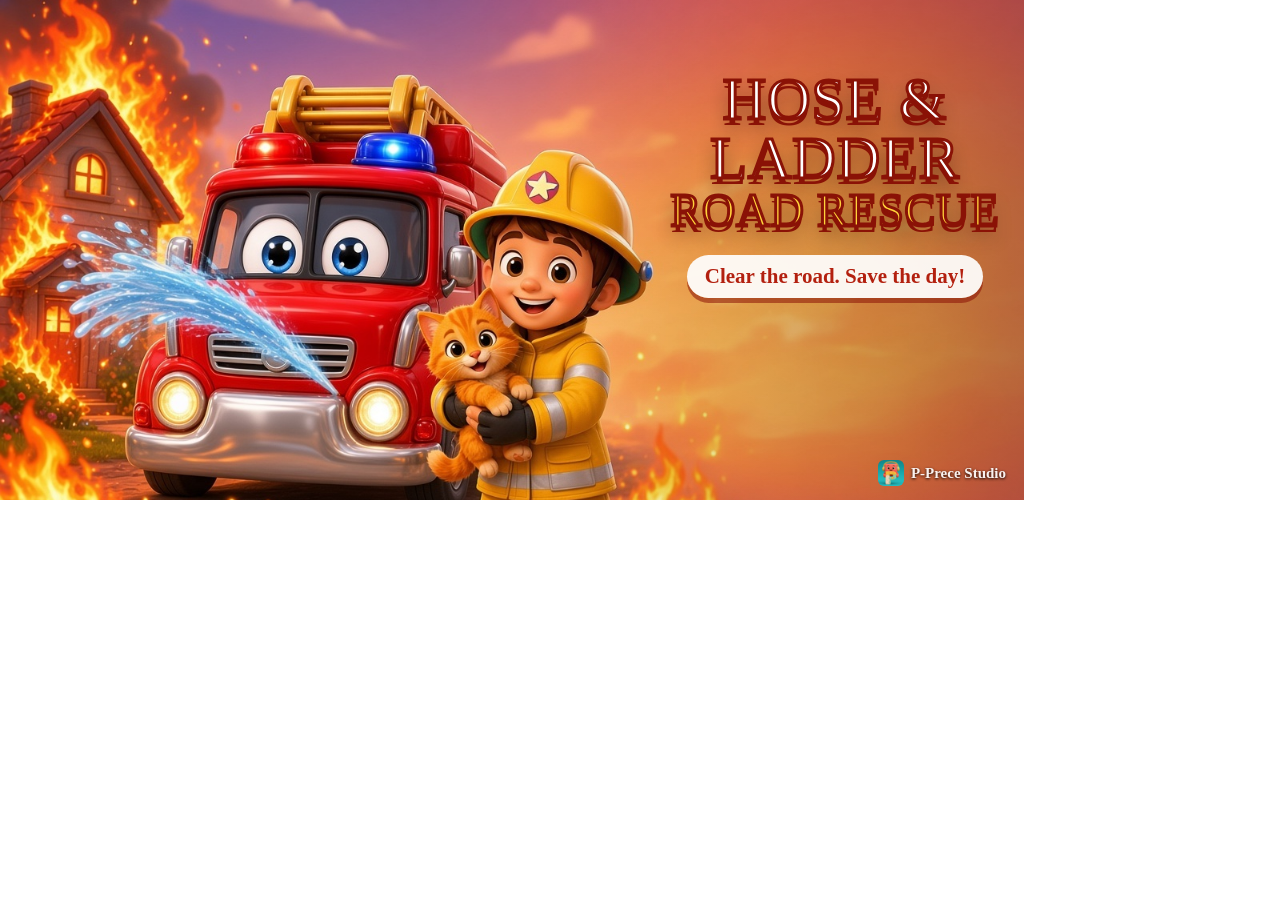
<file: store/src/feature.html>
<html><body style="margin:0"><div id="c" style="width:1024px;height:500px;position:relative;overflow:hidden;background:url(feature_flip.jpg) center 42%/1024px auto no-repeat;font-family:'Lilita One'">
<div style="position:absolute;inset:0;background:linear-gradient(270deg,rgba(60,10,40,.35),rgba(0,0,0,0) 45%)"></div>
<div style="position:absolute;right:14px;top:70px;width:350px;text-align:center">
<div style="font-size:60px;line-height:.98;color:#fff;-webkit-text-stroke:3px #8a1206;text-shadow:0 6px 0 #8a1206,0 10px 18px rgba(0,0,0,.45);letter-spacing:1px">HOSE &amp;<br>LADDER<br><span style="color:#ffd23a;font-size:46px">ROAD RESCUE</span></div>
<div style="margin:22px auto 0;display:inline-block;padding:9px 18px;border-radius:28px;background:rgba(255,255,255,.92);color:#b3200f;font-family:'Baloo 2';font-weight:800;font-size:21px;box-shadow:0 5px 0 rgba(138,18,6,.55)">Clear the road. Save the day!</div></div>
<div style="position:absolute;right:18px;bottom:14px;display:flex;align-items:center;gap:7px;color:#fff;font-family:'Baloo 2';font-weight:700;font-size:15px;text-shadow:0 1px 3px #000;opacity:.92"><img src="studio-mark.png" style="width:26px;height:26px;border-radius:6px">P-Prece Studio</div>
</div></body></html>
</file>
